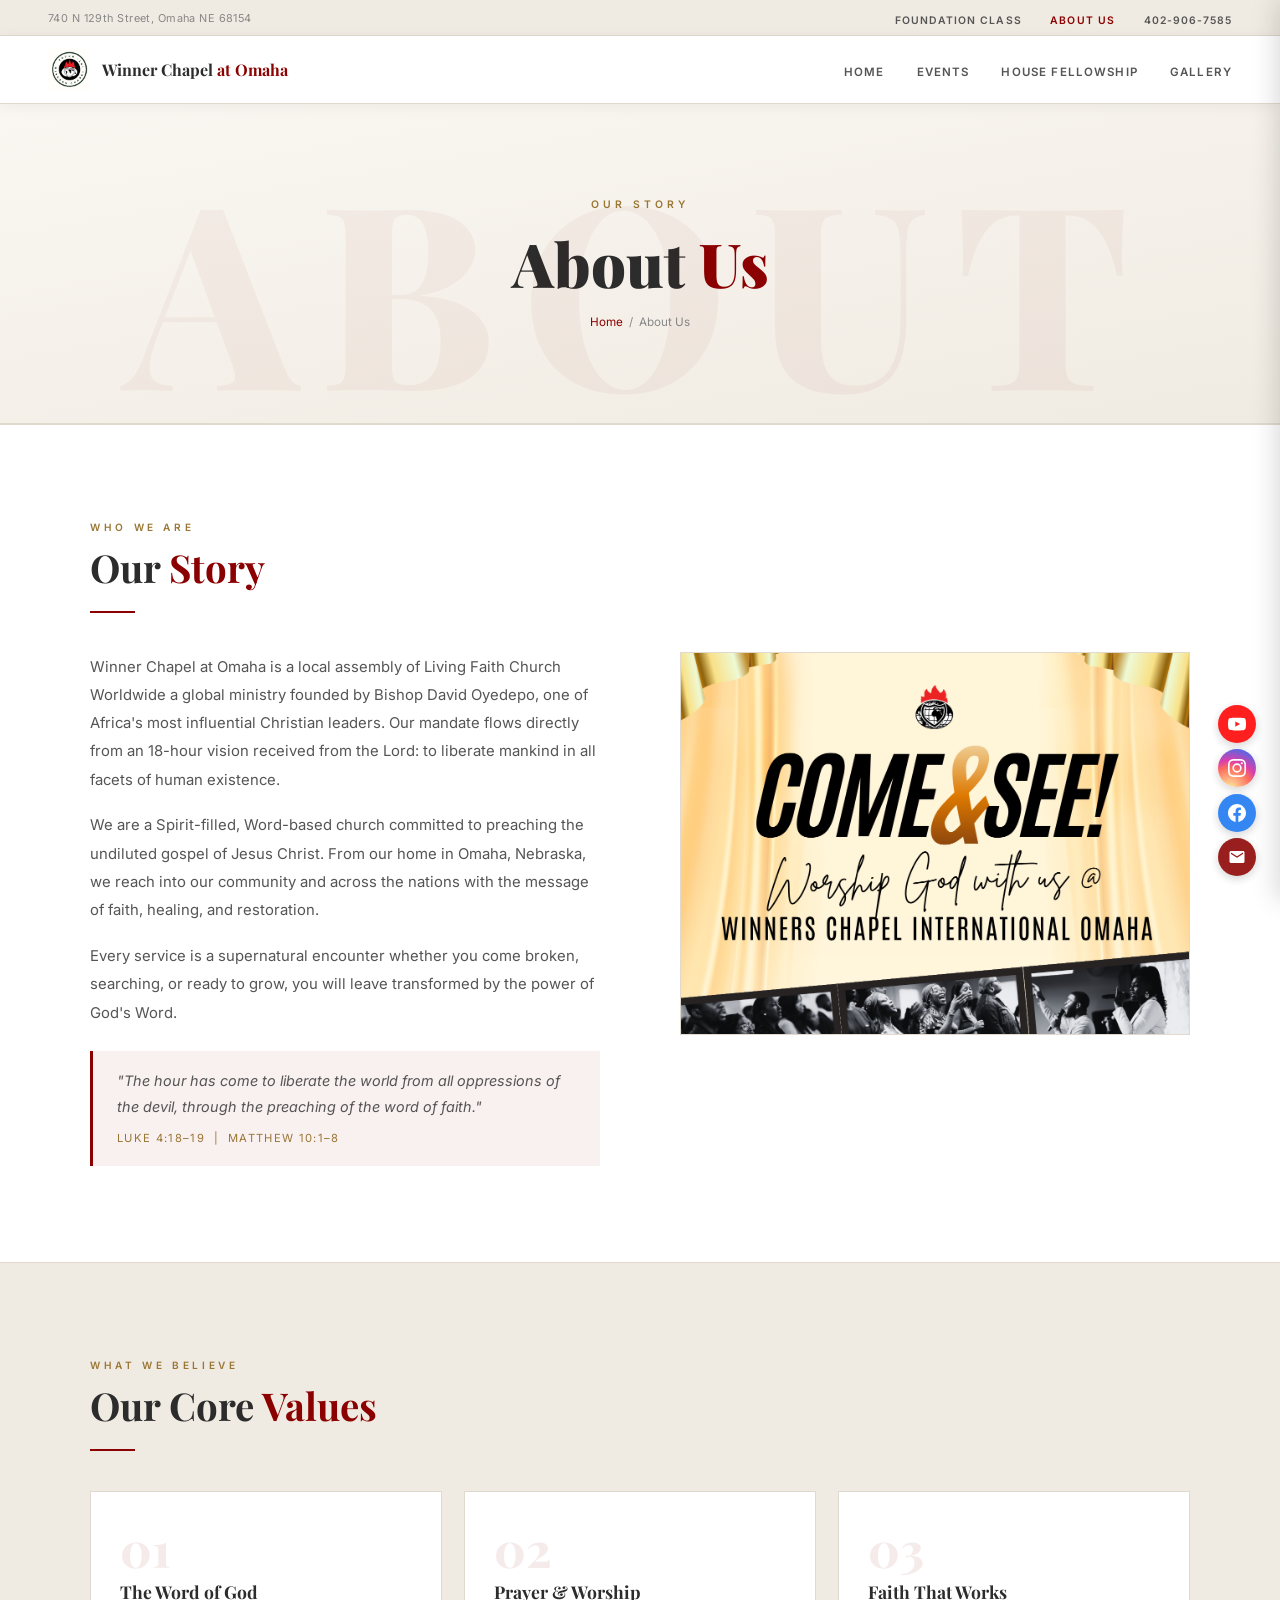
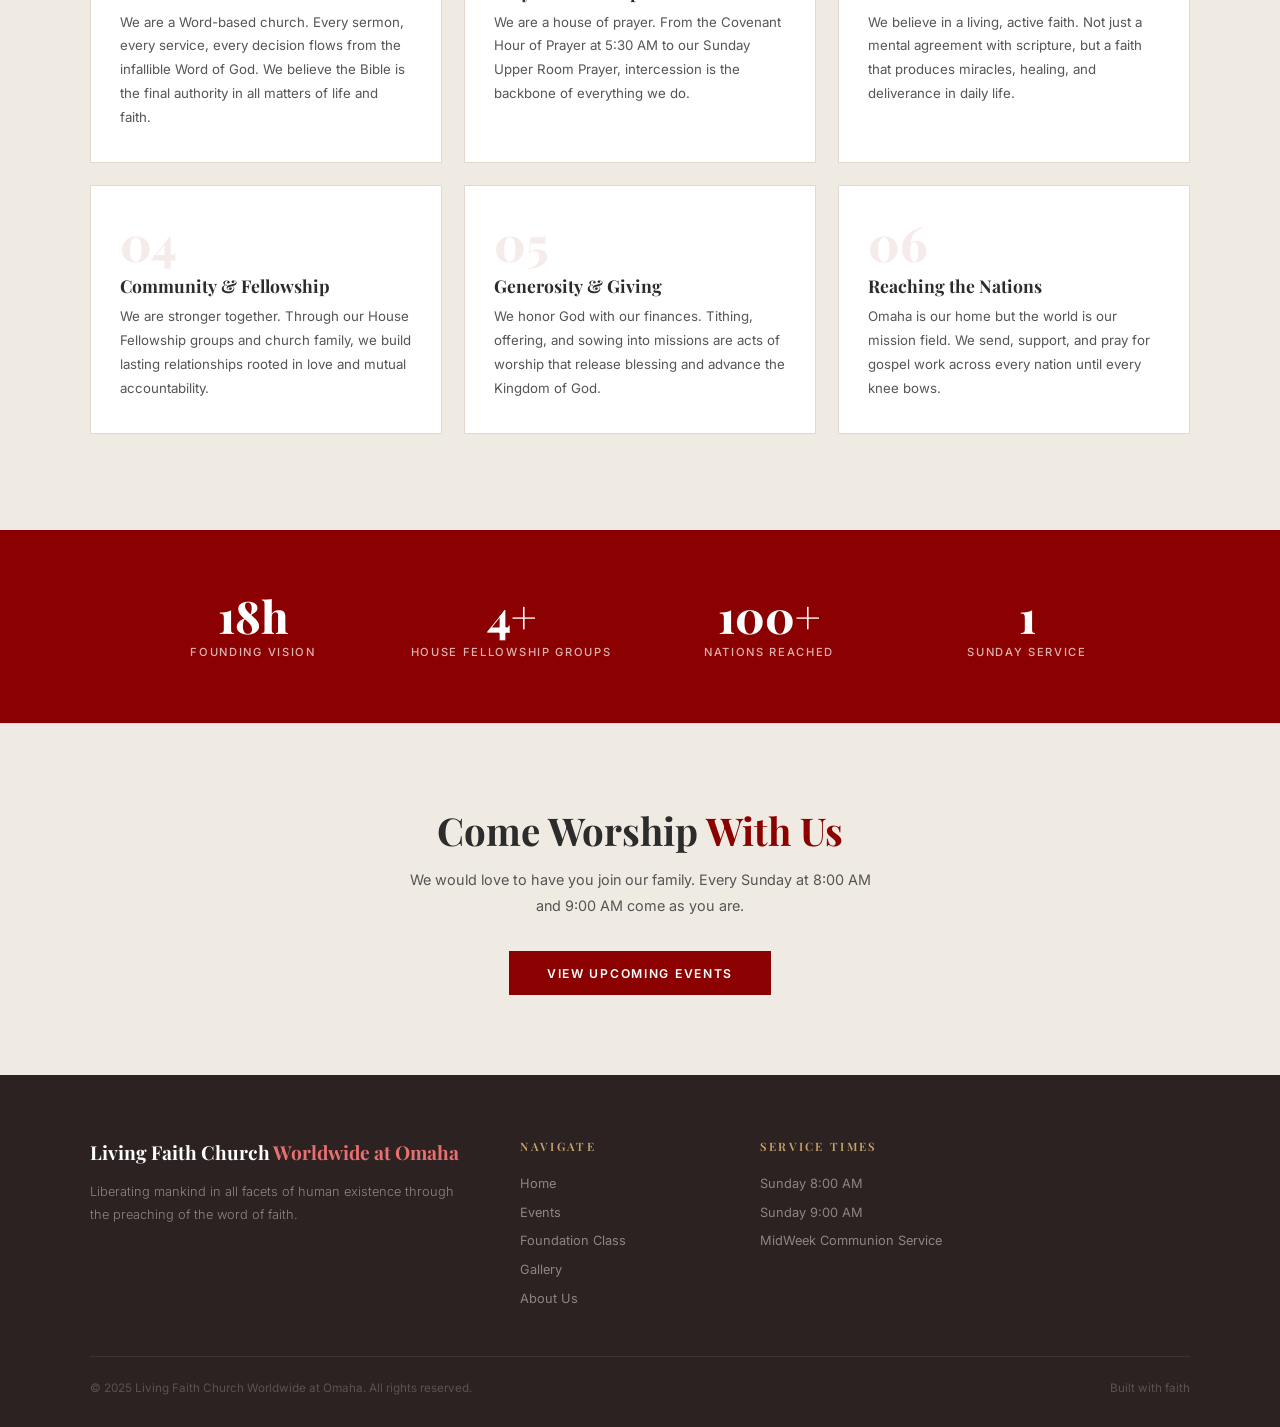
<file: aboutUs/about.html>
<!DOCTYPE html>
<html lang="en">
<head>
  <meta charset="UTF-8"/>
  <link rel="icon" type="image/jpeg" href="../Image/LogoOmaha.jpg"/>

  <meta name="viewport" content="width=device-width, initial-scale=1.0"/>
  <!-- SEO -->
  <meta name="description" content="Learn about Winner Chapel at Omaha part of Living Faith Church Worldwide founded by Bishop David Oyedepo. Liberating mankind in all facets of human existence through the word of faith."/>
  <meta name="keywords" content="about winner chapel omaha, living faith church worldwide omaha, bishop oyedepo church omaha, faith church omaha nebraska"/>
  <meta name="author" content="Winner Chapel at Omaha"/>
  <link rel="canonical" href="https://wciomaha.org/aboutUs/about.html"/>
  <!-- Open Graph -->
  <meta property="og:type" content="website"/>
  <meta property="og:site_name" content="Winner Chapel at Omaha"/>
  <meta property="og:title" content="About Us | Winner Chapel at Omaha"/>
  <meta property="og:description" content="Learn about Winner Chapel at Omaha part of Living Faith Church Worldwide founded by Bishop David Oyedepo. Liberating mankind in all facets of human existence through the word of faith."/>
  <meta property="og:url" content="https://wciomaha.org/aboutUs/about.html"/>
  <meta property="og:image" content="https://wciomaha.org/Image/CoverPhoto.png"/>
  <meta property="og:image:width" content="1200"/>
  <meta property="og:image:height" content="630"/>
  <meta property="og:locale" content="en_US"/>
  <!-- Twitter Card -->
  <meta name="twitter:card" content="summary_large_image"/>
  <meta name="twitter:title" content="About Us | Winner Chapel at Omaha"/>
  <meta name="twitter:description" content="Learn about Winner Chapel at Omaha part of Living Faith Church Worldwide founded by Bishop David Oyedepo. Liberating mankind in all facets of human existence through the word of faith."/>
  <meta name="twitter:image" content="https://wciomaha.org/Image/CoverPhoto.png"/>
  <title>About Us | Winner Chapel at Omaha</title>
  <link href="https://fonts.googleapis.com/css2?family=Inter:wght@300;400;500;600;700&family=Playfair+Display:wght@600;700;800&display=swap" rel="stylesheet"/>
  <link rel="stylesheet" href="../shared.css"/>
  <style>
    body{padding-top:104px}
    .page-hero{height:320px}
    .page-hero::before{content:'ABOUT';position:absolute;font-family:'Playfair Display',serif;font-size:16rem;font-weight:800;color:rgba(139,0,0,.04);letter-spacing:.1em;bottom:-2rem;pointer-events:none}
    .story{background:var(--white);border-top:1px solid var(--border);border-bottom:1px solid var(--border);padding:6rem 2rem}
    .story-inner{max-width:1100px;margin:0 auto;display:grid;grid-template-columns:1fr 1fr;gap:5rem;align-items:center}
    .story-text p{font-size:.93rem;line-height:1.9;color:var(--text-mid);margin-bottom:1.1rem}
    .story-quote{border-left:3px solid var(--red);padding:1.1rem 1.5rem;background:var(--red-light);font-style:italic;font-size:.9rem;color:var(--text-mid);line-height:1.8;margin-top:1.5rem}
    .story-quote cite{display:block;margin-top:.5rem;font-style:normal;font-size:.7rem;letter-spacing:.12em;text-transform:uppercase;color:var(--gold)}
    .story-image{width:100%;aspect-ratio:4/3;background:var(--cream-dark);border:1px solid var(--border);overflow:hidden;position:relative}
    .story-image img{width:100%;height:100%;object-fit:cover;object-position:top}
    .story-image-placeholder{width:100%;height:100%;display:flex;flex-direction:column;align-items:center;justify-content:center;gap:.8rem;color:var(--text-light)}
    .story-image-placeholder svg{width:48px;height:48px;fill:var(--border)}
    .story-image-placeholder span{font-size:.75rem;letter-spacing:.1em;text-transform:uppercase}
    .values{padding:6rem 2rem;background:var(--cream-dark)}
    .values-inner{max-width:1100px;margin:0 auto}
    .values-grid{display:grid;grid-template-columns:repeat(auto-fit,minmax(280px,1fr));gap:1.4rem;margin-top:0}
    .value-card{background:var(--white);border:1px solid var(--border);padding:2rem 1.8rem;position:relative;overflow:hidden;transition:transform .28s,box-shadow .28s}
    .value-card::before{content:'';position:absolute;top:0;left:0;right:0;height:3px;background:var(--red);transform:scaleX(0);transform-origin:left;transition:transform .35s}
    .value-card:hover{transform:translateY(-4px);box-shadow:0 8px 28px rgba(0,0,0,.08)} .value-card:hover::before{transform:scaleX(1)}
    .value-num{font-family:'Playfair Display',serif;font-size:3rem;font-weight:800;color:rgba(139,0,0,.08);line-height:1;margin-bottom:.5rem}
    .value-title{font-family:'Playfair Display',serif;font-size:1.1rem;font-weight:700;color:var(--text);margin-bottom:.5rem}
    .value-desc{font-size:.83rem;color:var(--text-mid);line-height:1.8}
    .pastors{padding:6rem 2rem;background:var(--white);border-top:1px solid var(--border)}
    .pastors-inner{max-width:1100px;margin:0 auto}
    .pastors-grid{display:grid;grid-template-columns:repeat(3,1fr);gap:1.8rem;margin-top:0}
    .pastor-card{background:var(--cream);border:1px solid var(--border);overflow:hidden;transition:transform .28s,box-shadow .28s}
    .pastor-card:hover{transform:translateY(-5px);box-shadow:0 10px 35px rgba(0,0,0,.1)}
    .pastor-photo{width:100%;aspect-ratio:3/4;background:var(--cream-dark);border-bottom:1px solid var(--border);overflow:hidden;position:relative;cursor:pointer}
    .pastor-photo img{width:100%;height:100%;object-fit:cover;display:block}
    .pastor-photo-placeholder{width:100%;height:100%;display:flex;flex-direction:column;align-items:center;justify-content:center;gap:.8rem;color:var(--text-light);background:var(--cream-dark)}
    .pastor-photo-placeholder svg{width:52px;height:52px;fill:var(--border)}
    .pastor-photo-placeholder span{font-size:.7rem;letter-spacing:.12em;text-transform:uppercase;color:var(--text-light)}
    .photo-upload-overlay{position:absolute;inset:0;background:rgba(139,0,0,.75);display:flex;flex-direction:column;align-items:center;justify-content:center;gap:.5rem;opacity:0;transition:opacity .25s;cursor:pointer}
    .pastor-photo:hover .photo-upload-overlay{opacity:1}
    .photo-upload-overlay svg{width:28px;height:28px;fill:#fff}
    .photo-upload-overlay span{font-size:.68rem;font-weight:600;letter-spacing:.12em;text-transform:uppercase;color:#fff}
    .photo-input{display:none}
    .pastor-body{padding:1.5rem 1.6rem}
    .pastor-role{font-size:.62rem;font-weight:600;letter-spacing:.18em;text-transform:uppercase;color:var(--gold);margin-bottom:.35rem}
    .pastor-name{font-family:'Playfair Display',serif;font-size:1.15rem;font-weight:700;color:var(--text);margin-bottom:.6rem}
    .pastor-bio{font-size:.8rem;color:var(--text-mid);line-height:1.75}
    .stats-band{background:var(--red);padding:4rem 2rem}
    .stats-inner{max-width:1000px;margin:0 auto;display:grid;grid-template-columns:repeat(4,1fr);gap:2rem;text-align:center}
    .stat-num{font-family:'Playfair Display',serif;font-size:2.8rem;font-weight:800;color:#fff;line-height:1}
    .stat-label{font-size:.7rem;font-weight:500;letter-spacing:.15em;text-transform:uppercase;color:rgba(255,255,255,.7);margin-top:.4rem}
    .cta-band{background:var(--cream-dark);border-top:1px solid var(--border);padding:5rem 2rem;text-align:center}
    .cta-band h2{font-family:'Playfair Display',serif;font-size:clamp(1.6rem,3vw,2.4rem);font-weight:700;color:var(--text);margin-bottom:.7rem}
    .cta-band h2 span{color:var(--red)}
    .cta-band p{font-size:.9rem;color:var(--text-mid);margin-bottom:2rem;max-width:480px;margin-left:auto;margin-right:auto;line-height:1.8}
    .btn-red{background:var(--red);color:#fff;border:none;padding:.9rem 2.4rem;font-family:'Inter',sans-serif;font-size:.76rem;font-weight:600;letter-spacing:.14em;text-transform:uppercase;cursor:pointer;text-decoration:none;display:inline-block;transition:background .22s,transform .2s}
    .btn-red:hover{background:var(--red-bright);transform:translateY(-2px)}
    @media(max-width:900px){
      .story-inner{grid-template-columns:1fr}
      .pastors-grid{grid-template-columns:1fr 1fr}
      .stats-inner{grid-template-columns:1fr 1fr}
    }
    @media(max-width:600px){
      .pastors-grid{grid-template-columns:1fr}
    }
  </style>
</head>
<body>

<!-- DOUBLE NAV -->
<div class="nav-wrapper">
  <div class="nav-top">
    <span class="nav-top-address">740 N 129th Street, Omaha NE 68154</span>
    <ul class="nav-top-links">
      <li><a href="../foundationClass/foundationClass.html">Foundation Class</a></li>
      <li><a href="../aboutUs/about.html" style="color:#8B0000">About Us</a></li>
      <!--<li><a href="../socialMediaConnect/follow.html">Stay in Touch</a></li>-->
      <li><a href="tel:+14029067585">402-906-7585</a></li>
    </ul>
  </div>
  <nav>
    <a href="../index.html" class="nav-logo">
      <img src="../Image/LogoOmaha.jpg" alt="Winner Chapel at Omaha"/>
      <span class="nav-logo-text">Winner Chapel <span>at Omaha</span></span>
    </a>
    <ul class="nav-links">
      <li><a href="../index.html">Home</a></li>
      <li><a href="../churchEvents/events.html">Events</a></li>
      <li><a href="../houseFellowship/houseFellowship.html">House Fellowship</a></li>
      <li><a href="../gallery/gallery.html">Gallery</a></li>
      </ul>
    <button class="hamburger" id="hamburgerBtn" aria-label="Open menu">
      <span></span><span></span><span></span>
    </button>
  </nav>
</div>

<!-- MOBILE MENU -->
<div class="mobile-overlay" id="mobileOverlay"></div>
<div class="mobile-panel" id="mobilePanel">
  <a href="../index.html">Home</a>
  <a href="../churchEvents/events.html">Events</a>
  <a href="../houseFellowship/houseFellowship.html">House Fellowship</a>
  <a href="../foundationClass/foundationClass.html">Foundation Class</a>
  <a href="../gallery/gallery.html">Gallery</a>
  <a href="../aboutUs/about.html">About Us</a>
  <div class="mobile-address">740 N 129th Street, Omaha NE 68154<br/>402-906-7585</div>
</div>

<!-- PAGE HERO -->
<div class="page-hero">
  <span class="eyebrow">Our Story</span>
  <h1>About <span>Us</span></h1>
  <div class="breadcrumb"><a href="../index.html">Home</a> &nbsp;/&nbsp; About Us</div>
</div>

<!-- STORY SECTION -->
<section class="story">
  <div class="story-inner">
    <div class="story-text">
      <span class="section-label">Who We Are</span>
      <h2 class="section-title">Our <span>Story</span></h2>
      <div class="section-line"></div>
      <p>Winner Chapel at Omaha is a local assembly of Living Faith Church Worldwide a global ministry founded by Bishop David Oyedepo, one of Africa's most influential Christian leaders. Our mandate flows directly from an 18-hour vision received from the Lord: to liberate mankind in all facets of human existence.</p>
      <p>We are a Spirit-filled, Word-based church committed to preaching the undiluted gospel of Jesus Christ. From our home in Omaha, Nebraska, we reach into our community and across the nations with the message of faith, healing, and restoration.</p>
      <p>Every service is a supernatural encounter whether you come broken, searching, or ready to grow, you will leave transformed by the power of God's Word.</p>
      <blockquote class="story-quote">
        "The hour has come to liberate the world from all oppressions of the devil, through the preaching of the word of faith."
        <cite>Luke 4:18–19 &nbsp;|&nbsp; Matthew 10:1–8</cite>
      </blockquote>
    </div>
    <div class="story-image">
      <!-- Replace src with your actual church photo -->
      <img src="../Image/CoverPhoto.png" alt="Winner Chapel at Omaha" onerror="this.parentElement.innerHTML='<div class=\'story-image-placeholder\'><svg viewBox=\'0 0 24 24\'><path d=\'M21 19V5c0-1.1-.9-2-2-2H5c-1.1 0-2 .9-2 2v14c0 1.1.9 2 2 2h14c1.1 0 2-.9 2-2zM8.5 13.5l2.5 3.01L14.5 12l4.5 6H5l3.5-4.5z\'/></svg><span>Church Photo</span></div>'"/>
    </div>
  </div>
</section>

<!-- CORE VALUES -->
<section class="values">
  <div class="values-inner">
    <span class="section-label">What We Believe</span>
    <h2 class="section-title">Our Core <span>Values</span></h2>
    <div class="section-line"></div>
    <div class="values-grid">
      <div class="value-card"><div class="value-num">01</div><div class="value-title">The Word of God</div><div class="value-desc">We are a Word-based church. Every sermon, every service, every decision flows from the infallible Word of God. We believe the Bible is the final authority in all matters of life and faith.</div></div>
      <div class="value-card"><div class="value-num">02</div><div class="value-title">Prayer & Worship</div><div class="value-desc">We are a house of prayer. From the Covenant Hour of Prayer at 5:30 AM to our Sunday Upper Room Prayer, intercession is the backbone of everything we do.</div></div>
      <div class="value-card"><div class="value-num">03</div><div class="value-title">Faith That Works</div><div class="value-desc">We believe in a living, active faith. Not just a mental agreement with scripture, but a faith that produces miracles, healing, and deliverance in daily life.</div></div>
      <div class="value-card"><div class="value-num">04</div><div class="value-title">Community & Fellowship</div><div class="value-desc">We are stronger together. Through our House Fellowship groups and church family, we build lasting relationships rooted in love and mutual accountability.</div></div>
      <div class="value-card"><div class="value-num">05</div><div class="value-title">Generosity & Giving</div><div class="value-desc">We honor God with our finances. Tithing, offering, and sowing into missions are acts of worship that release blessing and advance the Kingdom of God.</div></div>
      <div class="value-card"><div class="value-num">06</div><div class="value-title">Reaching the Nations</div><div class="value-desc">Omaha is our home but the world is our mission field. We send, support, and pray for gospel work across every nation until every knee bows.</div></div>
    </div>
  </div>
</section>

<!-- STATS -->
<div class="stats-band">
  <div class="stats-inner">
    <div><div class="stat-num">18h</div><div class="stat-label">Founding Vision</div></div>
    <div><div class="stat-num">4+</div><div class="stat-label">House Fellowship Groups</div></div>
    <div><div class="stat-num">100+</div><div class="stat-label">Nations Reached</div></div>
    <div><div class="stat-num">1</div><div class="stat-label">Sunday Service</div></div>
  </div>
</div>

<!-- PASTORAL TEAM, hidden until pastor info is ready -->

<!-- CTA -->
<div class="cta-band">
  <h2>Come Worship <span>With Us</span></h2>
  <p>We would love to have you join our family. Every Sunday at 8:00 AM and 9:00 AM come as you are.</p>
  <a href="../churchEvents/events.html" class="btn-red">View Upcoming Events</a>
</div>

<!-- FOOTER -->
<footer>
  <div class="footer-inner">
    <div class="footer-brand">
      <div class="logo">Living Faith Church <span>Worldwide at Omaha</span></div>
      <p>Liberating mankind in all facets of human existence through the preaching of the word of faith.</p>
    </div>
    <div class="footer-col"><h4>Navigate</h4><ul>
      <li><a href="../index.html">Home</a></li>
      <li><a href="../churchEvents/events.html">Events</a></li>
      <li><a href="../foundationClass/foundationClass.html">Foundation Class</a></li>
      <li><a href="../gallery/gallery.html">Gallery</a></li>
      <!--<li><a href="../socialMediaConnect/follow.html">Stay in Touch</a></li>-->
      <li><a href="about.html">About Us</a></li>
    </ul></div>
    <div class="footer-col"><h4>Service Times</h4><ul>
      <li><a href="#">Sunday 8:00 AM</a></li>
      <li><a href="#">Sunday 9:00 AM</a></li>
      <li><a href="#">MidWeek Communion Service</a></li>
    </ul></div>
    </div>
  <div class="footer-bottom">
    <span>© 2025 Living Faith Church Worldwide at Omaha. All rights reserved. </span>
    <a href="https://faithtabernacle.org.ng/" target="_blank" rel="noopener">Built with faith</a>
  </div>
</footer>

<!-- SOCIAL FIXED ICONS -->
<div class="social-fixed">
  <a href="https://youtube.com/@winnerschapelomaha?si=efmuK3AfL0JmQWSy" target="_blank" class="sf-btn sf-youtube" title="YouTube">
    <svg viewBox="0 0 24 24"><path d="M23.5 6.2a3 3 0 0 0-2.1-2.1C19.5 3.5 12 3.5 12 3.5s-7.5 0-9.4.6A3 3 0 0 0 .5 6.2 31 31 0 0 0 0 12a31 31 0 0 0 .5 5.8 3 3 0 0 0 2.1 2.1c1.9.6 9.4.6 9.4.6s7.5 0 9.4-.6a3 3 0 0 0 2.1-2.1A31 31 0 0 0 24 12a31 31 0 0 0-.5-5.8zM9.75 15.5v-7l6.25 3.5-6.25 3.5z"/></svg>
  </a>
  <a href="https://www.instagram.com/winnersomaha?igsh=MW1tcDk2cXh2Z2wwZA==" target="_blank" class="sf-btn sf-instagram" title="Instagram">
    <svg viewBox="0 0 24 24"><path d="M12 2.2c3.2 0 3.6 0 4.9.1 3.3.1 4.8 1.7 4.9 4.9.1 1.3.1 1.6.1 4.8s0 3.6-.1 4.8c-.1 3.2-1.6 4.8-4.9 4.9-1.3.1-1.6.1-4.9.1s-3.6 0-4.8-.1c-3.3-.1-4.8-1.7-4.9-4.9C2.2 15.6 2.2 15.2 2.2 12s0-3.5.1-4.8C2.4 3.9 3.9 2.3 7.2 2.3 8.4 2.2 8.8 2.2 12 2.2zm0-2.2C8.7 0 8.3 0 7.1.1 2.7.3.3 2.7.1 7.1 0 8.3 0 8.7 0 12s0 3.7.1 4.9C.3 21.3 2.7 23.7 7.1 23.9 8.3 24 8.7 24 12 24s3.7 0 4.9-.1c4.4-.2 6.8-2.6 7-7 .1-1.2.1-1.6.1-4.9s0-3.7-.1-4.9C23.7 2.7 21.3.3 16.9.1 15.7 0 15.3 0 12 0zm0 5.8a6.2 6.2 0 1 0 0 12.4A6.2 6.2 0 0 0 12 5.8zm0 10.2a4 4 0 1 1 0-8 4 4 0 0 1 0 8zm6.4-11.8a1.44 1.44 0 1 0 0 2.88 1.44 1.44 0 0 0 0-2.88z"/></svg>
  </a>
  <a href="https://www.facebook.com/share/1DztryiaVT/" target="_blank" class="sf-btn sf-facebook" title="Facebook">
    <svg viewBox="0 0 24 24"><path d="M24 12.1C24 5.4 18.6 0 12 0S0 5.4 0 12.1C0 18.1 4.4 23 10.1 24v-8.4H7.1v-3.5h3V9.4c0-3 1.8-4.7 4.5-4.7 1.3 0 2.7.2 2.7.2v3H15.8c-1.5 0-2 .9-2 1.9v2.3h3.4l-.5 3.5h-2.9V24C19.6 23 24 18.1 24 12.1z"/></svg>
  </a>
  <a href="mailto:info@wciomaha.org" class="sf-btn sf-email" title="Email Us">
    <svg viewBox="0 0 24 24"><path d="M20 4H4C2.9 4 2 4.9 2 6v12c0 1.1.9 2 2 2h16c1.1 0 2-.9 2-2V6c0-1.1-.9-2-2-2zm0 4l-8 5-8-5V6l8 5 8-5v2z"/></svg>
  </a>
</div>

<script>
  const hamburgerBtn = document.getElementById('hamburgerBtn');
  const mobileOverlay = document.getElementById('mobileOverlay');
  const mobilePanel = document.getElementById('mobilePanel');
  function openMenu(){hamburgerBtn.classList.add('open');mobileOverlay.classList.add('open');mobilePanel.classList.add('open');document.body.style.overflow='hidden'}
  function closeMenu(){hamburgerBtn.classList.remove('open');mobileOverlay.classList.remove('open');mobilePanel.classList.remove('open');document.body.style.overflow=''}
  hamburgerBtn.addEventListener('click',()=>hamburgerBtn.classList.contains('open')?closeMenu():openMenu());
  mobileOverlay.addEventListener('click',closeMenu);
</script>
<script>
  // Photo upload handler shows the image when file is selected
  function loadPhoto(input, imgId, placeholderId) {
    if (!input.files || !input.files[0]) return;
    const reader = new FileReader();
    reader.onload = e => {
      const img = document.getElementById(imgId);
      img.src = e.target.result;
      img.style.display = 'block';
      document.getElementById(placeholderId).style.display = 'none';
    };
    reader.readAsDataURL(input.files[0]);
  }
</script>
</body>
</html>
</file>
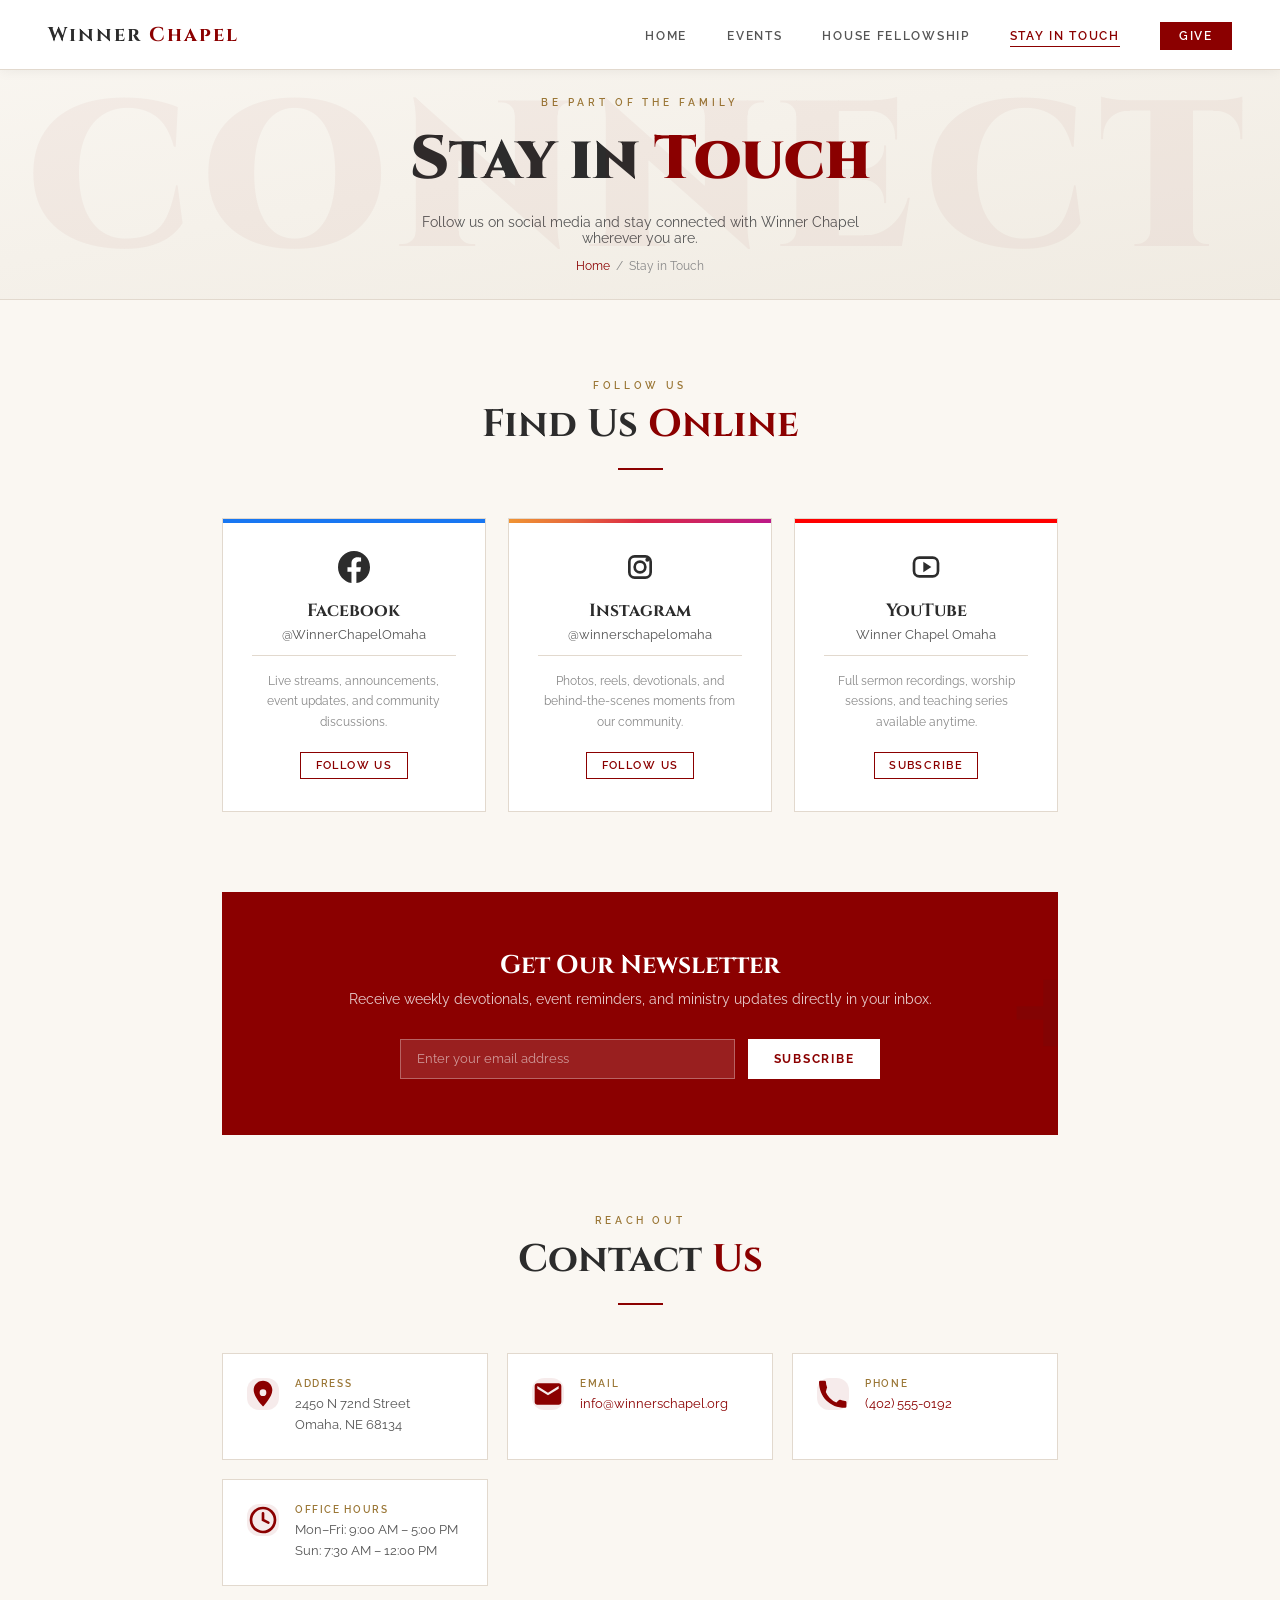
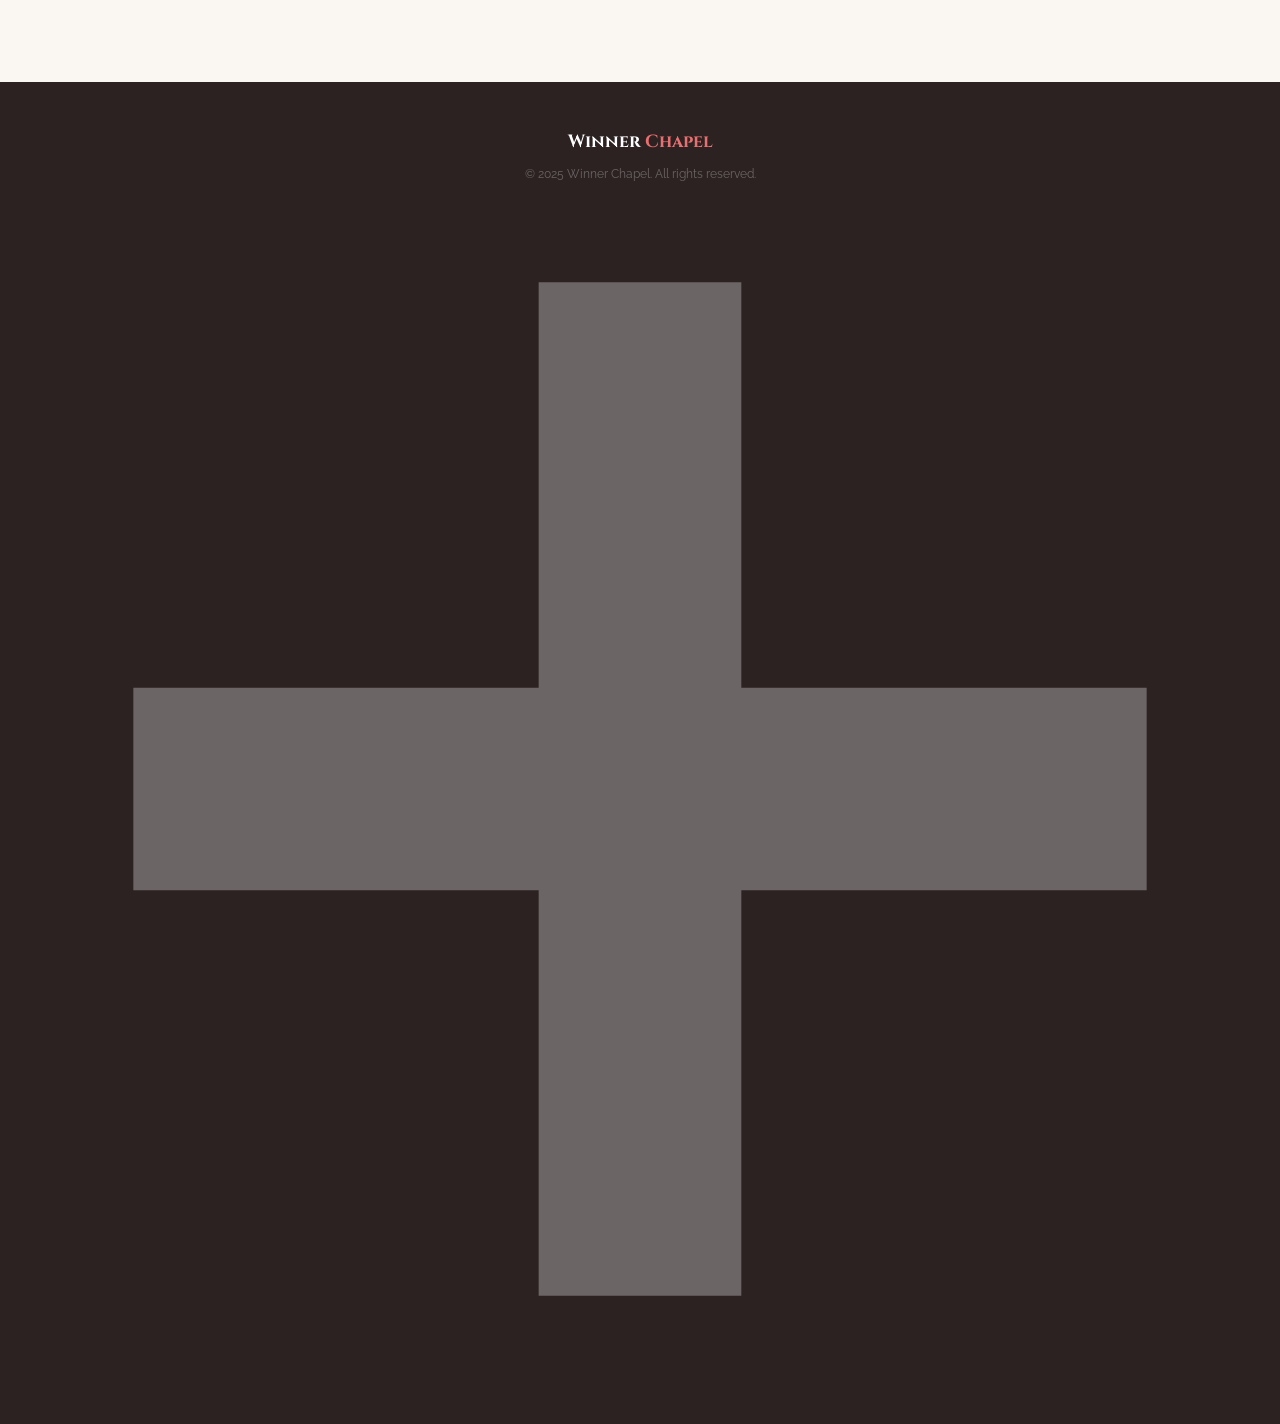
<file: socialMediaConnect/follow.html>
<!DOCTYPE html>
<html lang="en">
<head>
  <meta charset="UTF-8"/>
  <meta name="viewport" content="width=device-width, initial-scale=1.0"/>
  <title>Stay in Touch, Winner Chapel</title>
  <link href="https://fonts.googleapis.com/css2?family=Cinzel:wght@400;600;700;900&family=Raleway:wght@300;400;500;600&display=swap" rel="stylesheet"/>
  <style>
    :root{--red:#8B0000;--red-bright:#B22222;--red-light:#f9f0f0;--cream:#faf7f2;--cream-dark:#f0ebe2;--white:#ffffff;--text:#2c2c2c;--text-mid:#555555;--text-light:#888888;--border:#e2d9ce;--gold:#9a7635}
    *,*::before,*::after{box-sizing:border-box;margin:0;padding:0}
    html{scroll-behavior:smooth}
    body{font-family:'Raleway',sans-serif;background:var(--cream);color:var(--text);overflow-x:hidden}

    nav{position:fixed;top:0;left:0;right:0;z-index:100;display:flex;align-items:center;justify-content:space-between;padding:0 3rem;height:70px;background:rgba(255,255,255,.97);border-bottom:1px solid var(--border);box-shadow:0 1px 12px rgba(0,0,0,.06)}
    .nav-logo{font-family:'Cinzel',serif;font-size:1.25rem;font-weight:700;letter-spacing:.1em;color:var(--text);text-decoration:none} .nav-logo span{color:var(--red)}
    .nav-links{display:flex;gap:2.5rem;list-style:none}
    .nav-links a{font-size:.76rem;font-weight:600;letter-spacing:.14em;text-transform:uppercase;color:var(--text-mid);text-decoration:none;transition:color .22s;position:relative}
    .nav-links a::after{content:'';position:absolute;bottom:-4px;left:0;width:0;height:1.5px;background:var(--red);transition:width .3s}
    .nav-links a:hover{color:var(--red)} .nav-links a:hover::after,.nav-links a.active::after{width:100%} .nav-links a.active{color:var(--red)}
    .nav-cta{background:var(--red)!important;color:#fff!important;padding:.42rem 1.2rem} .nav-cta::after{display:none!important}

    .page-hero{padding-top:70px;height:300px;display:flex;flex-direction:column;align-items:center;justify-content:center;text-align:center;position:relative;overflow:hidden;background:linear-gradient(170deg,var(--cream) 0%,var(--cream-dark) 100%);border-bottom:1px solid var(--border)}
    .page-hero::before{content:'CONNECT';position:absolute;font-family:'Cinzel',serif;font-size:13rem;font-weight:900;color:rgba(139,0,0,.04);letter-spacing:.05em;bottom:-1.5rem;pointer-events:none;white-space:nowrap}
    .page-hero .eyebrow{font-size:.65rem;font-weight:600;letter-spacing:.38em;text-transform:uppercase;color:var(--gold);margin-bottom:.7rem}
    .page-hero h1{font-family:'Cinzel',serif;font-size:clamp(2rem,5vw,3.8rem);font-weight:900;color:var(--text)} .page-hero h1 span{color:var(--red)}
    .page-hero p{margin-top:.8rem;font-size:.88rem;color:var(--text-mid);max-width:480px}
    .breadcrumb{margin-top:.8rem;font-size:.73rem;color:var(--text-light)} .breadcrumb a{color:var(--red);text-decoration:none}

    .page-body{max-width:900px;margin:0 auto;padding:5rem 2rem 6rem}

    .section-label{font-size:.63rem;font-weight:600;letter-spacing:.36em;text-transform:uppercase;color:var(--gold);display:block;margin-bottom:.5rem;text-align:center}
    .section-title{font-family:'Cinzel',serif;font-size:clamp(1.6rem,3vw,2.4rem);font-weight:700;color:var(--text);text-align:center}
    .section-title span{color:var(--red)}
    .section-line{width:45px;height:2px;background:var(--red);margin:1.1rem auto 3rem}

    /* Social cards */
    .social-grid{display:grid;grid-template-columns:repeat(auto-fill,minmax(260px,1fr));gap:1.4rem;margin-bottom:5rem}
    .social-card{background:var(--white);border:1px solid var(--border);padding:2rem 1.8rem;text-align:center;position:relative;overflow:hidden;transition:transform .28s,box-shadow .28s;cursor:pointer;text-decoration:none;display:block;color:inherit;animation:fadeUp .5s ease both}
    .social-card::before{content:'';position:absolute;top:0;left:0;right:0;height:4px;transition:opacity .25s}
    .social-card:hover{transform:translateY(-5px);box-shadow:0 10px 35px rgba(0,0,0,.1)}
    .social-card.facebook::before{background:#1877F2} .social-card.instagram::before{background:linear-gradient(90deg,#f09433,#e6683c,#dc2743,#cc2366,#bc1888)} .social-card.youtube::before{background:#FF0000} .social-card.tiktok::before{background:#010101} .social-card.twitter::before{background:#1DA1F2}
    .social-icon{display:inline-flex;align-items:center;justify-content:center;width:2rem;height:2rem;margin:0 auto 1rem;}
    .social-name{font-family:'Cinzel',serif;font-size:1.1rem;font-weight:700;color:var(--text);margin-bottom:.3rem}
    .social-handle{font-size:.8rem;color:var(--text-mid);margin-bottom:.8rem}
    .social-desc{font-size:.76rem;color:var(--text-light);line-height:1.7;margin-bottom:1.2rem;border-top:1px solid var(--border);padding-top:.9rem}
    .social-btn{display:inline-block;font-size:.68rem;font-weight:600;letter-spacing:.13em;text-transform:uppercase;color:var(--red);border:1.5px solid var(--red);padding:.38rem .9rem;transition:all .22s}
    .social-card:hover .social-btn{background:var(--red);color:#fff}

    /* Newsletter */
    .newsletter{background:var(--red);padding:3.5rem 2.5rem;text-align:center;position:relative;overflow:hidden;margin-bottom:5rem}
    .newsletter-mark{position:absolute;right:-2rem;top:50%;transform:translateY(-50%);width:80px;height:80px;opacity:.08;pointer-events:none}
    .newsletter-mark svg{width:100%;height:100%;fill:currentColor}
    .newsletter h3{font-family:'Cinzel',serif;font-size:1.6rem;font-weight:700;color:#fff;margin-bottom:.5rem}
    .newsletter p{font-size:.88rem;color:rgba(255,255,255,.8);margin-bottom:2rem}
    .newsletter-form{display:flex;gap:.8rem;max-width:480px;margin:0 auto;flex-wrap:wrap}
    .newsletter-form input{flex:1;min-width:200px;background:rgba(255,255,255,.12);border:1.5px solid rgba(255,255,255,.3);color:#fff;padding:.72rem 1rem;font-family:'Raleway',sans-serif;font-size:.83rem;outline:none;transition:border-color .22s}
    .newsletter-form input::placeholder{color:rgba(255,255,255,.55)}
    .newsletter-form input:focus{border-color:rgba(255,255,255,.7)}
    .newsletter-form button{background:#fff;color:var(--red);border:none;padding:.72rem 1.6rem;font-family:'Raleway',sans-serif;font-size:.73rem;font-weight:700;letter-spacing:.15em;text-transform:uppercase;cursor:pointer;transition:all .22s;white-space:nowrap}
    .newsletter-form button:hover{background:var(--cream)}
    .newsletter-success{display:none;color:rgba(255,255,255,.9);font-size:.88rem;margin-top:1rem}

    /* Contact info */
    .contact-grid{display:grid;grid-template-columns:repeat(auto-fit,minmax(220px,1fr));gap:1.2rem}
    .contact-card{background:var(--white);border:1px solid var(--border);padding:1.5rem;display:flex;align-items:flex-start;gap:1rem;transition:border-color .22s,box-shadow .22s}
    .contact-card:hover{border-color:rgba(139,0,0,.25);box-shadow:0 3px 14px rgba(0,0,0,.06)}
    .contact-icon{display:inline-flex;align-items:center;justify-content:center;width:2rem;height:2rem;border-radius:12px;background:rgba(139,0,0,.08);color:var(--red);flex-shrink:0}
    .contact-label{font-size:.63rem;font-weight:600;letter-spacing:.16em;text-transform:uppercase;color:var(--gold);margin-bottom:.25rem}
    .contact-value{font-size:.82rem;color:var(--text-mid);line-height:1.6}
    .contact-value a{color:var(--red);text-decoration:none} .contact-value a:hover{text-decoration:underline}

    footer{background:#2c2222;color:rgba(255,255,255,.6);padding:3rem 2rem 1.5rem;text-align:center}
    .footer-logo{font-family:'Cinzel',serif;font-size:1.1rem;font-weight:700;color:#fff} .footer-logo span{color:#e87070}
    footer p{font-size:.73rem;color:rgba(255,255,255,.3);margin-top:.8rem}

    @keyframes fadeUp{from{opacity:0;transform:translateY(18px)}to{opacity:1;transform:translateY(0)}}
    @media(max-width:600px){.newsletter-form{flex-direction:column}.newsletter-form button{width:100%}nav{padding:0 1.2rem}.nav-links{display:none}}
  </style>
</head>
<body>

<nav>
  <a href="../index.html" class="nav-logo">Winner <span>Chapel</span></a>
  <ul class="nav-links">
    <li><a href="../index.html">Home</a></li>
    <li><a href="../churchEvents/events.html">Events</a></li>
    <li><a href="../houseFellowship/houseFellowship.html">House Fellowship</a></li>
    <li><a href="follow.html" class="active">Stay in Touch</a></li>
    <li><a href="../donation/give.html" class="nav-cta">Give</a></li>
  </ul>
</nav>

<div class="page-hero">
  <span class="eyebrow">Be Part of the Family</span>
  <h1>Stay in <span>Touch</span></h1>
  <p>Follow us on social media and stay connected with Winner Chapel wherever you are.</p>
  <div class="breadcrumb"><a href="../index.html">Home</a> &nbsp;/&nbsp; Stay in Touch</div>
</div>

<div class="page-body">

  <!-- Social Media -->
  <span class="section-label">Follow Us</span>
  <h2 class="section-title">Find Us <span>Online</span></h2>
  <div class="section-line"></div>

  <div class="social-grid">

    <a class="social-card facebook" href="https://www.facebook.com/share/1DztryiaVT/" target="_blank" style="animation-delay:0s">
      <span class="social-icon" aria-hidden="true"><svg viewBox="0 0 24 24" xmlns="http://www.w3.org/2000/svg"><path fill="currentColor" d="M24 12.1C24 5.4 18.6 0 12 0S0 5.4 0 12.1C0 18.1 4.4 23 10.1 24v-8.4H7.1v-3.5h3V9.4c0-3 1.8-4.7 4.5-4.7 1.3 0 2.7.2 2.7.2v3H15.8c-1.5 0-2 .9-2 1.9v2.3h3.4l-.5 3.5h-2.9V24C19.6 23 24 18.1 24 12.1z"/></svg></span>
      <div class="social-name">Facebook</div>
      <div class="social-handle">@WinnerChapelOmaha</div>
      <div class="social-desc">Live streams, announcements, event updates, and community discussions.</div>
      <span class="social-btn">Follow Us</span>
    </a>

    <a class="social-card instagram" href="https://www.instagram.com/winnersomaha?igsh=MW1tcDk2cXh2Z2wwZA==" target="_blank" style="animation-delay:.08s">
      <span class="social-icon" aria-hidden="true"><svg viewBox="0 0 24 24" xmlns="http://www.w3.org/2000/svg"><rect x="4" y="4" width="16" height="16" rx="4" ry="4" fill="none" stroke="currentColor" stroke-width="2"/><circle cx="12" cy="12" r="4" fill="none" stroke="currentColor" stroke-width="2"/><circle cx="17.5" cy="6.5" r="1.5" fill="currentColor"/></svg></span>
      <div class="social-name">Instagram</div>
      <div class="social-handle">@winnerschapelomaha</div>
      <div class="social-desc">Photos, reels, devotionals, and behind-the-scenes moments from our community.</div>
      <span class="social-btn">Follow Us</span>
    </a>

    <a class="social-card youtube" href="https://youtube.com/@winnerschapelomaha?si=efmuK3AfL0JmQWSy" target="_blank" style="animation-delay:.16s">
      <span class="social-icon" aria-hidden="true"><svg viewBox="0 0 24 24" xmlns="http://www.w3.org/2000/svg"><rect x="3" y="5" width="18" height="14" rx="4" ry="4" fill="none" stroke="currentColor" stroke-width="2"/><polygon points="10,8 16,12 10,16" fill="currentColor"/></svg></span>
      <div class="social-name">YouTube</div>
      <div class="social-handle">Winner Chapel Omaha</div>
      <div class="social-desc">Full sermon recordings, worship sessions, and teaching series available anytime.</div>
      <span class="social-btn">Subscribe</span>
    </a>

  </div>

  <!-- Newsletter -->
  <div class="newsletter">
    <div class="newsletter-mark" aria-hidden="true"><svg viewBox="0 0 24 24" xmlns="http://www.w3.org/2000/svg"><path fill="currentColor" d="M10 2h4v8h8v4h-8v8h-4v-8H2V10h8z"/></svg></div>
    <h3>Get Our Newsletter</h3>
    <p>Receive weekly devotionals, event reminders, and ministry updates directly in your inbox.</p>
    <div class="newsletter-form">
      <input type="email" id="nlEmail" placeholder="Enter your email address"/>
      <button onclick="subscribeNewsletter()">Subscribe</button>
    </div>
    <div class="newsletter-success" id="nlSuccess"><span class="svg-icon check-icon" aria-hidden="true"><svg viewBox="0 0 24 24" xmlns="http://www.w3.org/2000/svg"><path fill="currentColor" d="M20.3 5.7a1 1 0 0 0-1.4-1.4L9 14.2 5.1 10.3a1 1 0 1 0-1.4 1.4l4.7 4.7a1 1 0 0 0 1.4 0l10.5-10.5z"/></svg></span>Thank you! You're now subscribed. God bless you!</div>
  </div>

  <!-- Contact Info -->
  <span class="section-label">Reach Out</span>
  <h2 class="section-title">Contact <span>Us</span></h2>
  <div class="section-line"></div>

  <div class="contact-grid">
    <div class="contact-card">
      <span class="contact-icon" aria-hidden="true"><svg viewBox="0 0 24 24" xmlns="http://www.w3.org/2000/svg"><path fill="currentColor" d="M12 2C8.1 2 5 5.1 5 9c0 5.2 6.6 11.9 6.8 12.1.2.1.4.1.6 0C12.4 20.9 19 14.2 19 9c0-3.9-3.1-7-7-7zm0 11.5a2.5 2.5 0 1 1 0-5 2.5 2.5 0 0 1 0 5z"/></svg></span>
      <div><div class="contact-label">Address</div><div class="contact-value">2450 N 72nd Street<br/>Omaha, NE 68134</div></div>
    </div>
    <div class="contact-card">
      <span class="contact-icon" aria-hidden="true"><svg viewBox="0 0 24 24" xmlns="http://www.w3.org/2000/svg"><path fill="currentColor" d="M20 4H4c-1.1 0-2 .9-2 2v12c0 1.1.9 2 2 2h16c1.1 0 2-.9 2-2V6c0-1.1-.9-2-2-2zm0 4l-8 5-8-5V6l8 5 8-5v2z"/></svg></span>
      <div><div class="contact-label">Email</div><div class="contact-value"><a href="mailto:info@winnerschapel.org">info@winnerschapel.org</a></div></div>
    </div>
    <div class="contact-card">
      <span class="contact-icon" aria-hidden="true"><svg viewBox="0 0 24 24" xmlns="http://www.w3.org/2000/svg"><path fill="currentColor" d="M6.6 10.5a15.05 15.05 0 0 0 7.9 7.9l1.8-1.8a1 1 0 0 1 1.1-.2c1.2.5 2.4.8 3.7.8a1 1 0 0 1 1 1v3.2a1 1 0 0 1-1 1C9.9 22.5 1.5 14.1 1.5 3a1 1 0 0 1 1-1H5.7a1 1 0 0 1 1 1c0 1.3.3 2.5.8 3.7a1 1 0 0 1-.2 1.1L6.6 10.5z"/></svg></span>
      <div><div class="contact-label">Phone</div><div class="contact-value"><a href="tel:+14025550192">(402) 555-0192</a></div></div>
    </div>
    <div class="contact-card">
      <span class="contact-icon" aria-hidden="true"><svg viewBox="0 0 24 24" xmlns="http://www.w3.org/2000/svg"><circle cx="12" cy="12" r="9" fill="none" stroke="currentColor" stroke-width="2"/><path d="M12 7v5l4 2" fill="none" stroke="currentColor" stroke-width="2" stroke-linecap="round"/></svg></span>
      <div><div class="contact-label">Office Hours</div><div class="contact-value">Mon–Fri: 9:00 AM – 5:00 PM<br/>Sun: 7:30 AM – 12:00 PM</div></div>
    </div>
  </div>

</div>

<footer>
  <div class="footer-logo">Winner <span>Chapel</span></div>
  <p>© 2025 Winner Chapel. All rights reserved.<span class="footer-symbol" aria-hidden="true"><svg viewBox="0 0 24 24" xmlns="http://www.w3.org/2000/svg"><path fill="currentColor" d="M10 2h4v8h8v4h-8v8h-4v-8H2V10h8z"/></svg></span></p>
</footer>

<script>
  function subscribeNewsletter() {
    const email = document.getElementById('nlEmail').value.trim();
    if (!email || !email.includes('@')) { alert('Please enter a valid email address.'); return; }
    document.querySelector('.newsletter-form').style.display = 'none';
    document.getElementById('nlSuccess').style.display = 'block';
  }
</script>
</body>
</html>
</file>
<file: shared.css>
/* ═══════════════════════════════════════════════════════════
   shared.css — Styles communs à toutes les pages
   Living Faith Church Worldwide at Omaha
   ═══════════════════════════════════════════════════════════ */

@import url('https://fonts.googleapis.com/css2?family=Inter:wght@300;400;500;600;700&family=Playfair+Display:wght@600;700;800&display=swap');

/* ── FONT DEFAULTS ── */
h1,
h2,
h3,
h4,
.nav-logo-text,
.section-title,
.footer-logo,
.event-title,
.group-name,
.payment-name,
.module-title{font-family:'Playfair Display',serif}

/* ── VARIABLES ── */
:root{
  --red:#8B0000; --red-bright:#B22222; --red-light:#f9f0f0;
  --cream:#faf7f2; --cream-dark:#f0ebe2; --white:#ffffff;
  --text:#2c2c2c; --text-mid:#555555; --text-light:#888888;
  --border:#e2d9ce; --gold:#9a7635;
}
*,*::before,*::after{box-sizing:border-box;margin:0;padding:0}
html{scroll-behavior:smooth}
body{font-family:'Inter',sans-serif;background:var(--cream);color:var(--text);overflow-x:hidden}

/* ── DOUBLE NAV ── */
.nav-wrapper{position:fixed;top:0;left:0;right:0;z-index:100}
.nav-top{background:#f0ebe2;border-bottom:1px solid #e2d9ce;display:flex;align-items:center;justify-content:space-between;padding:0 3rem;height:36px}
.nav-top-address{font-size:.68rem;letter-spacing:.04em;color:#888}
.nav-top-links{display:flex;gap:1.8rem;list-style:none}
.nav-top-links a{font-size:.65rem;font-weight:600;letter-spacing:.1em;text-transform:uppercase;color:#555;text-decoration:none;transition:color .2s}
.nav-top-links a:hover{color:var(--red)}
nav{background:rgba(255,255,255,.98);border-bottom:1px solid #e2d9ce;box-shadow:0 2px 14px rgba(0,0,0,.06);display:flex;align-items:center;justify-content:space-between;padding:0 3rem;height:68px}
.nav-logo{display:flex;align-items:center;gap:.75rem;text-decoration:none}
.nav-logo img{height:42px;width:auto}
.nav-logo-text{font-size:1rem;font-weight:700;color:#2c2c2c;line-height:1.2}
.nav-logo-text span{color:var(--red)}
.nav-links{display:flex;align-items:center;gap:2rem;list-style:none}
.nav-links a{
    font-size:.72rem;
    font-weight:600;
    letter-spacing:.1em;
    text-transform:uppercase;
    color:#555;
    text-decoration:none;
    transition:color .22s;
    position:relative}
.nav-links a::after{
    content:'';
    position:absolute;
    bottom:-4px;left:0;
    width:0;height:1.5px;
    background:var(--red);
    transition:width .3s}
.nav-links a:hover,.nav-links a.active{color:var(--red)}
.nav-links a:hover::after,.nav-links a.active::after{width:100%}
.nav-cta{background:var(--red)!important;color:#fff!important;padding:.48rem 1.3rem;font-size:.7rem;font-weight:700;letter-spacing:.1em;text-transform:uppercase;border:none;cursor:pointer;text-decoration:none;transition:background .22s}
.nav-cta:hover{background:var(--red-bright)!important}
.nav-cta::after{display:none!important}

/* ── HAMBURGER ── */
.hamburger{display:none;flex-direction:column;justify-content:center;gap:5px;cursor:pointer;background:none;border:none;padding:6px;z-index:201}
.hamburger span{display:block;width:24px;height:2px;background:#2c2c2c;border-radius:1px;transition:all .3s}
.hamburger.open span:nth-child(1){transform:translateY(7px) rotate(45deg)}
.hamburger.open span:nth-child(2){opacity:0;transform:scaleX(0)}
.hamburger.open span:nth-child(3){transform:translateY(-7px) rotate(-45deg)}

/* ── MOBILE MENU ── */
.mobile-overlay{display:none;position:fixed;inset:0;background:rgba(0,0,0,.5);z-index:150}
.mobile-overlay.open{display:block}
.mobile-panel{position:fixed;top:0;right:0;width:min(300px,85vw);height:100%;background:#fff;z-index:160;padding:90px 2rem 2rem;display:flex;flex-direction:column;transform:translateX(100%);transition:transform .35s cubic-bezier(.4,0,.2,1);box-shadow:-4px 0 24px rgba(0,0,0,.15);overflow-y:auto}
.mobile-panel.open{transform:translateX(0)}
.mobile-panel a{font-size:.88rem;font-weight:600;letter-spacing:.12em;text-transform:uppercase;color:#2c2c2c;text-decoration:none;padding:1rem 0;border-bottom:1px solid #e2d9ce;transition:color .2s;display:block}
.mobile-panel a:hover{color:var(--red)}
.mobile-cta-link{margin-top:1.5rem;background:var(--red);color:#fff!important;text-align:center;padding:1rem!important;border:none!important}
.mobile-cta-link:hover{background:var(--red-bright)!important}
.mobile-address{font-size:.75rem;color:#888;margin-top:auto;padding-top:1.5rem;border-top:1px solid #e2d9ce;line-height:1.8}

/* ── FOOTER ── */
footer{background:#2c2222;color:rgba(255,255,255,.6);padding:4rem 2rem 2rem}
.footer-inner{max-width:1100px;margin:0 auto;display:grid;grid-template-columns:2fr 1fr 1fr 1fr;gap:3rem}
.footer-brand .logo{font-family:'Playfair Display',serif;font-size:1.2rem;font-weight:700;color:#fff}
.footer-brand .logo span{color:#e87070}
.footer-brand p{margin-top:.9rem;font-size:.8rem;font-weight:300;line-height:1.8;color:rgba(255,255,255,.45)}
.footer-col h4{font-size:.72rem;font-weight:600;letter-spacing:.2em;text-transform:uppercase;color:#c9a46a;margin-bottom:1.1rem}
.footer-col ul{list-style:none}
.footer-col ul li{margin-bottom:.55rem}
.footer-col ul li a{font-size:.8rem;color:rgba(255,255,255,.45);text-decoration:none;transition:color .22s}
.footer-col ul li a:hover{color:#e87070}
.footer-bottom{max-width:1100px;margin:2.5rem auto 0;padding-top:1.5rem;border-top:1px solid rgba(255,255,255,.08);display:flex;justify-content:space-between;font-size:.73rem;color:rgba(255,255,255,.22)}
.footer-bottom a{color:rgba(255,255,255,.22);text-decoration:none;transition:color .22s}.footer-bottom a:hover{color:rgba(255,255,255,.6)}

/* ── SOCIAL FIXED ICONS ── */
.social-fixed{position:fixed;bottom:1.5rem;right:1.5rem;z-index:200;display:flex;flex-direction:column;gap:.4rem}
.sf-btn{display:flex;align-items:center;justify-content:center;width:38px;height:38px;border-radius:50%;text-decoration:none;box-shadow:0 3px 10px rgba(0,0,0,.2);transition:transform .22s,opacity .22s;opacity:.88}
.sf-btn:hover{transform:scale(1.12);opacity:1}
.sf-btn svg{width:18px;height:18px;fill:#fff}
.sf-facebook{background:#1877F2}
.sf-instagram{background:radial-gradient(circle at 30% 107%,#fdf497 0%,#fd5949 45%,#d6249f 60%,#285AEB 90%)}
.sf-youtube{background:#FF0000}
.sf-tiktok{background:#010101}
.sf-twitter{background:#000}
.sf-email{background:var(--red)}

/* ── PAGE HERO (inner pages) ── */
.page-hero{padding-top:0;height:300px;display:flex;flex-direction:column;align-items:center;justify-content:center;text-align:center;position:relative;overflow:hidden;background:linear-gradient(170deg,var(--cream) 0%,var(--cream-dark) 100%);border-bottom:1px solid var(--border)}
.page-hero .eyebrow,.eyebrow{font-size:.65rem;font-weight:600;letter-spacing:.38em;text-transform:uppercase;color:var(--gold);margin-bottom:.7rem;display:block}
.page-hero h1{font-family:'Playfair Display',serif;font-size:clamp(2rem,5vw,3.8rem);font-weight:900;color:var(--text)}
.page-hero h1 span{color:var(--red)}
.page-hero p{margin-top:.8rem;font-size:.88rem;color:var(--text-mid);max-width:480px}
.breadcrumb{margin-top:.8rem;font-size:.73rem;color:var(--text-light)}
.breadcrumb a{color:var(--red);text-decoration:none}

/* ── SECTION STYLES ── */
.section-label{font-size:.63rem;font-weight:600;letter-spacing:.36em;text-transform:uppercase;color:var(--gold);display:block;margin-bottom:.5rem}
.section-title{font-family:'Playfair Display',serif;font-size:clamp(1.6rem,3vw,2.4rem);font-weight:700;color:var(--text)}
.section-title span{color:var(--red)}
.section-line{width:45px;height:2px;background:var(--red);margin:1.1rem 0 2.5rem}

/* ── FORM STYLES ── */
.form-row{display:grid;grid-template-columns:1fr 1fr;gap:1rem}
.form-group{margin-bottom:1rem}
.form-group label{display:block;font-size:.63rem;font-weight:600;letter-spacing:.16em;text-transform:uppercase;color:var(--gold);margin-bottom:.38rem}
.form-group input,.form-group select,.form-group textarea{width:100%;background:var(--cream);border:1.5px solid var(--border);color:var(--text);padding:.62rem .88rem;font-family:'Inter',sans-serif;font-size:.82rem;outline:none;transition:border-color .22s;appearance:none}
.form-group input:focus,.form-group select:focus,.form-group textarea:focus{border-color:var(--red);background:var(--white)}
.form-group select option{background:#fff}
.form-group textarea{resize:vertical;min-height:80px}
.btn-submit{width:100%;background:var(--red);color:#fff;border:none;padding:.82rem;font-family:'Inter',sans-serif;font-size:.76rem;font-weight:600;letter-spacing:.18em;text-transform:uppercase;cursor:pointer;transition:background .22s;margin-top:.5rem;display:flex;align-items:center;justify-content:center;gap:.5rem}
.btn-submit:hover:not(:disabled){background:var(--red-bright)}
.btn-submit:disabled{opacity:.6;cursor:not-allowed}
.form-success{display:none;text-align:center;padding:2rem}
.form-success .check{font-size:2.5rem;margin-bottom:.8rem}
.form-success h4{font-family:'Playfair Display',serif;font-size:1rem;margin-bottom:.5rem}
.form-success h4 span{color:var(--red)}
.form-success p{font-size:.82rem;color:var(--text-mid);line-height:1.7}

.svg-icon,
.contact-icon,
.social-icon,
.check-icon,
.empty-state .icon,
.no-events .icon {
  display:inline-flex;
  align-items:center;
  justify-content:center;
  flex-shrink:0;
  background-repeat:no-repeat;
  background-position:center;
  background-size:contain;
}
.svg-icon {
  width:1rem;
  height:1rem;
  margin-right:.35rem;
}
.check-icon {
  width:1.4rem;
  height:1.4rem;
}
.empty-state .icon,
.no-events .icon {
  width:2.2rem;
  height:2.2rem;
  margin:0 auto 1rem;
}
.event-time-txt .svg-icon,
.event-location .svg-icon,
.group-leader .svg-icon,
.group-address .svg-icon,
.newsletter-success .svg-icon {
  margin-right:.35rem;
  color:var(--red);
}
.contact-icon,
.social-icon {
  width:2rem;
  height:2rem;
  border-radius:12px;
  background-color:rgba(139,0,0,.08);
  color:var(--red);
}
.contact-icon svg,
.social-icon svg {
  width:1.1rem;
  height:1.1rem;
}
.newsletter-mark,
.scripture-mark {
  position:absolute;
  right:-2rem;
  top:50%;
  transform:translateY(-50%);
  width:80px;
  height:80px;
  opacity:.08;
  pointer-events:none;
}
.newsletter-mark svg,
.scripture-mark svg {
  width:100%;
  height:100%;
  fill:currentColor;
}
.footer-symbol {
  display:inline-flex;
  align-items:center;
  justify-content:center;
  width:1rem;
  height:1rem;
  margin-left:.3rem;
  color:rgba(255,255,255,.4);
}

/* ── FILTER BAR ── */
.filter-bar{display:flex;gap:.5rem;flex-wrap:wrap}
.filter-btn{background:var(--white);border:1.5px solid var(--border);color:var(--text-mid);padding:.42rem 1.1rem;font-family:'Inter',sans-serif;font-size:.7rem;font-weight:600;letter-spacing:.13em;text-transform:uppercase;cursor:pointer;transition:all .22s}
.filter-btn:hover,.filter-btn.active{background:var(--red);border-color:var(--red);color:#fff}

/* ── ANIMATION ── */
@keyframes fadeUp{from{opacity:0;transform:translateY(18px)}to{opacity:1;transform:translateY(0)}}

/* ── RESPONSIVE ── */
@media(max-width:900px){
  .nav-top{display:none}
  nav{padding:0 1.2rem}
  .nav-links{display:none}
  .hamburger{display:flex}
  .social-fixed{bottom:1rem;right:.8rem}
  .footer-inner{grid-template-columns:1fr 1fr}
  .footer-bottom{flex-direction:column;gap:.5rem}
}
@media(max-width:600px){
  .footer-inner{grid-template-columns:1fr}
  .form-row{grid-template-columns:1fr}
}
</file>
